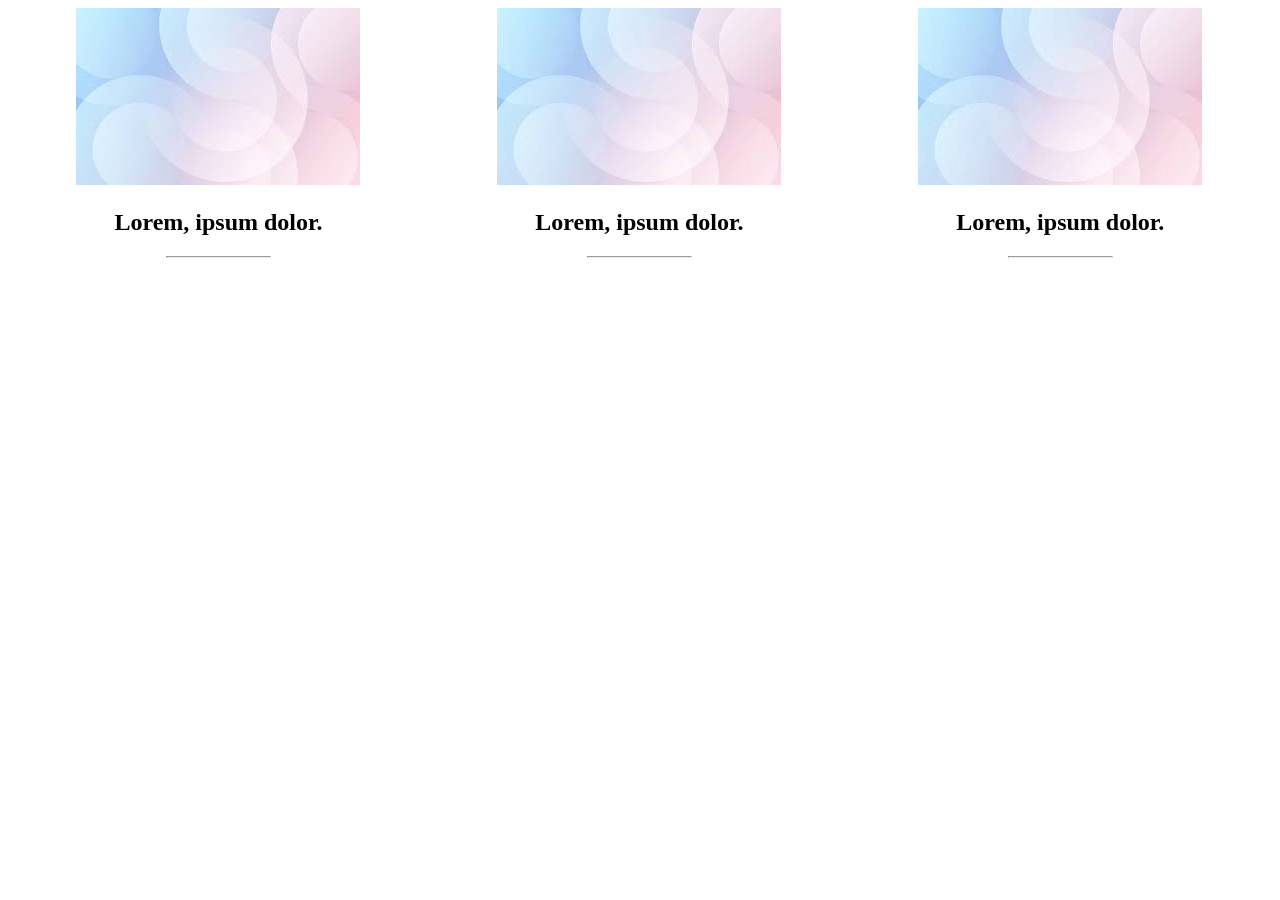
<file: sessions/session 2/index.html>
<!DOCTYPE html>
<html lang="en">

<head>
    <meta charset="UTF-8">
    <meta name="viewport" content="width=device-width, initial-scale=1.0">
    <link rel="stylesheet" href="style.css">
    <title>Document</title>
</head>

<body>
    <div class="parent">

        <div class="child">
            <img src="Untitled.jpeg" alt="nothing">
            <h2>Lorem, ipsum dolor.</h2>
            <hr>
        </div>

        <div class="child">
            <img src="Untitled.jpeg" alt="nothing">
            <h2>Lorem, ipsum dolor.</h2>
            <hr>
        </div>

        <div class="child">
            <img src="Untitled.jpeg" alt="nothing">
            <h2>Lorem, ipsum dolor.</h2>
            <hr>
        </div>
        <div class="clr"></div>
    </div>
</body>

</html>
</file>
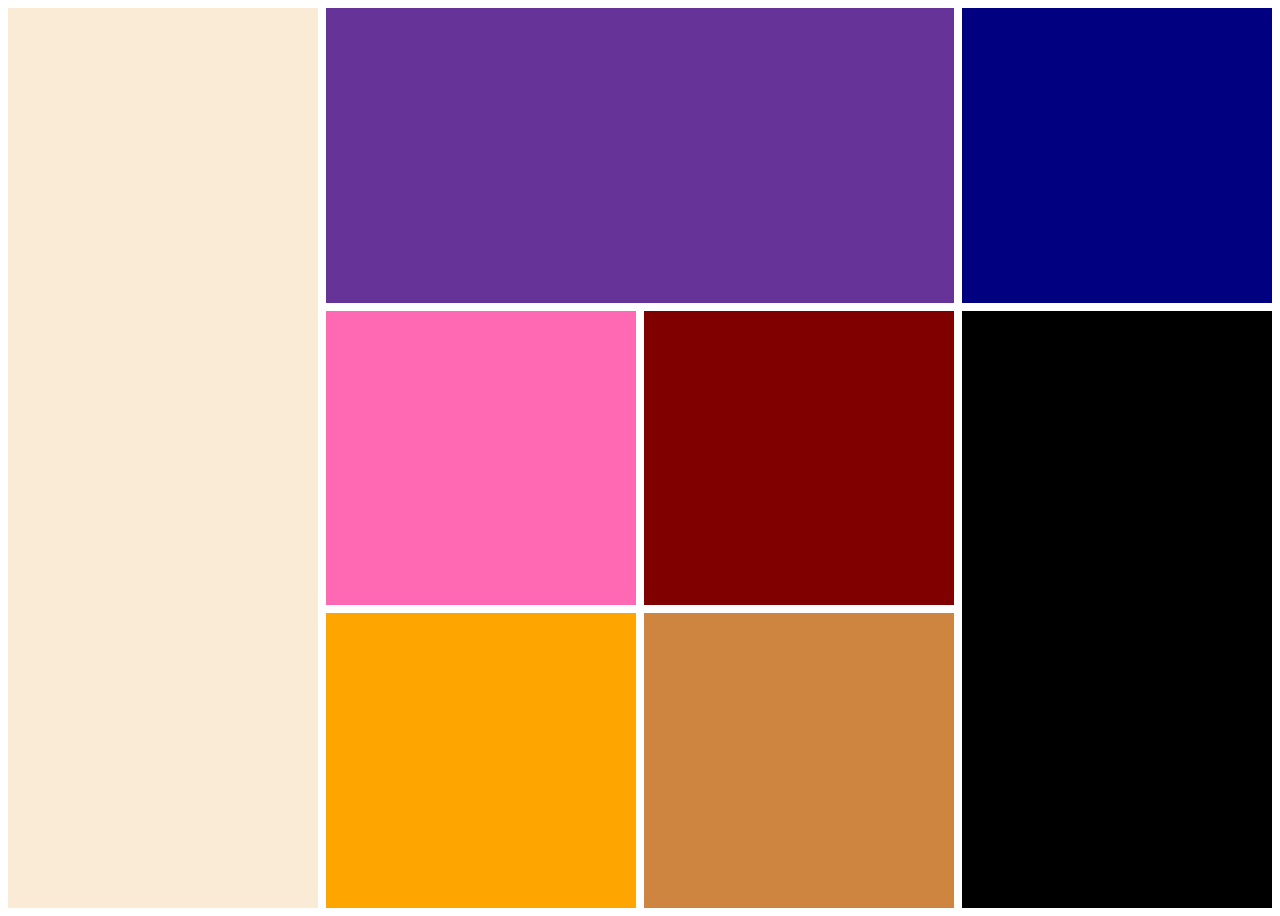
<file: sessions/session 5/index.html>
<!DOCTYPE html>
<html lang="en">

<head>
    <meta charset="UTF-8">
    <meta name="viewport" content="width=device-width, initial-scale=1.0">
    <link rel="stylesheet" href="style.css">
    <title>Document</title>
</head>

<body>

     <div class="parent">
        <div class="div1" style="background-color: antiquewhite;"> </div>
        <div class="div2" style="background-color: rebeccapurple;"> </div>
        <div class="div3" style="background-color: black;"> </div>
        <div class="div4" style="background-color: navy;"> </div>
        <div class="div5" style="background-color: hotpink;"> </div>
        <div class="div6" style="background-color: maroon;"> </div>
        <div class="div7" style="background-color: orange;"> </div>
        <div class="div8" style="background-color: peru;"> </div>
    </div>


</body>

</html>
</file>
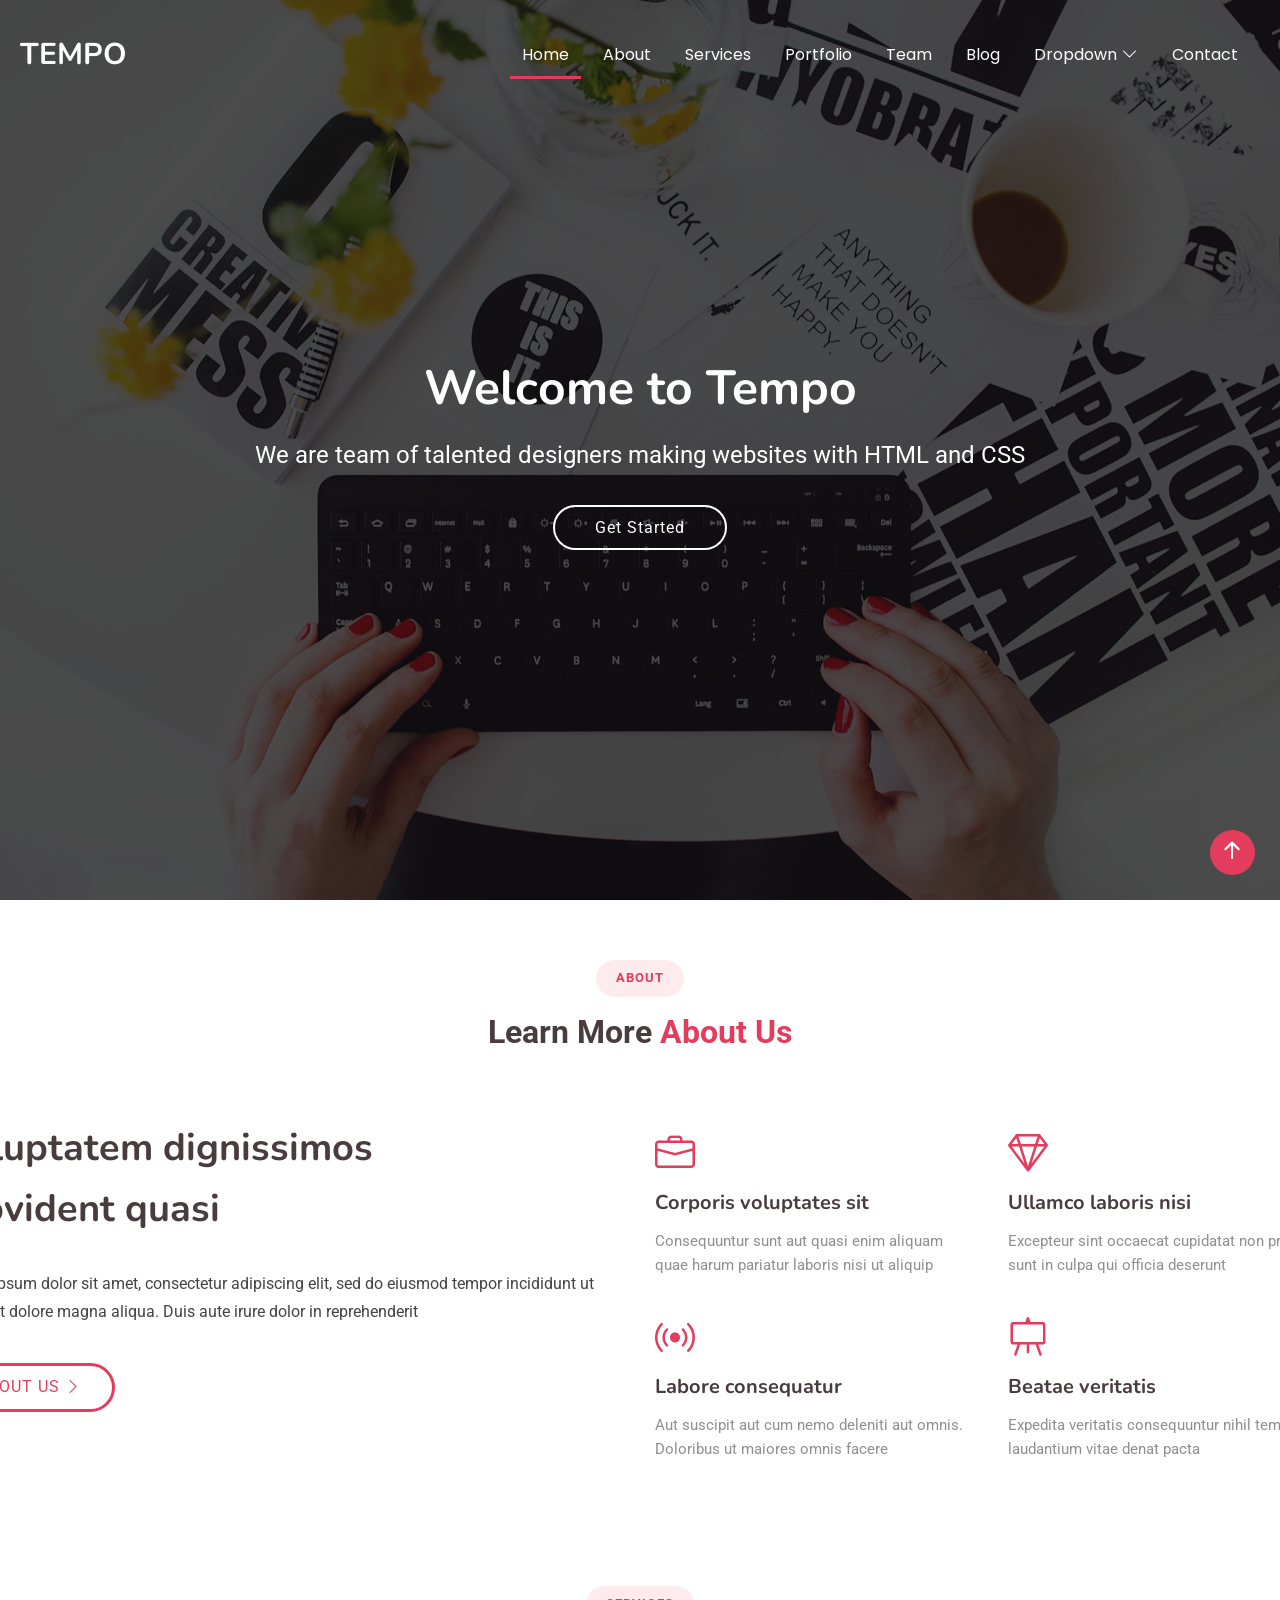
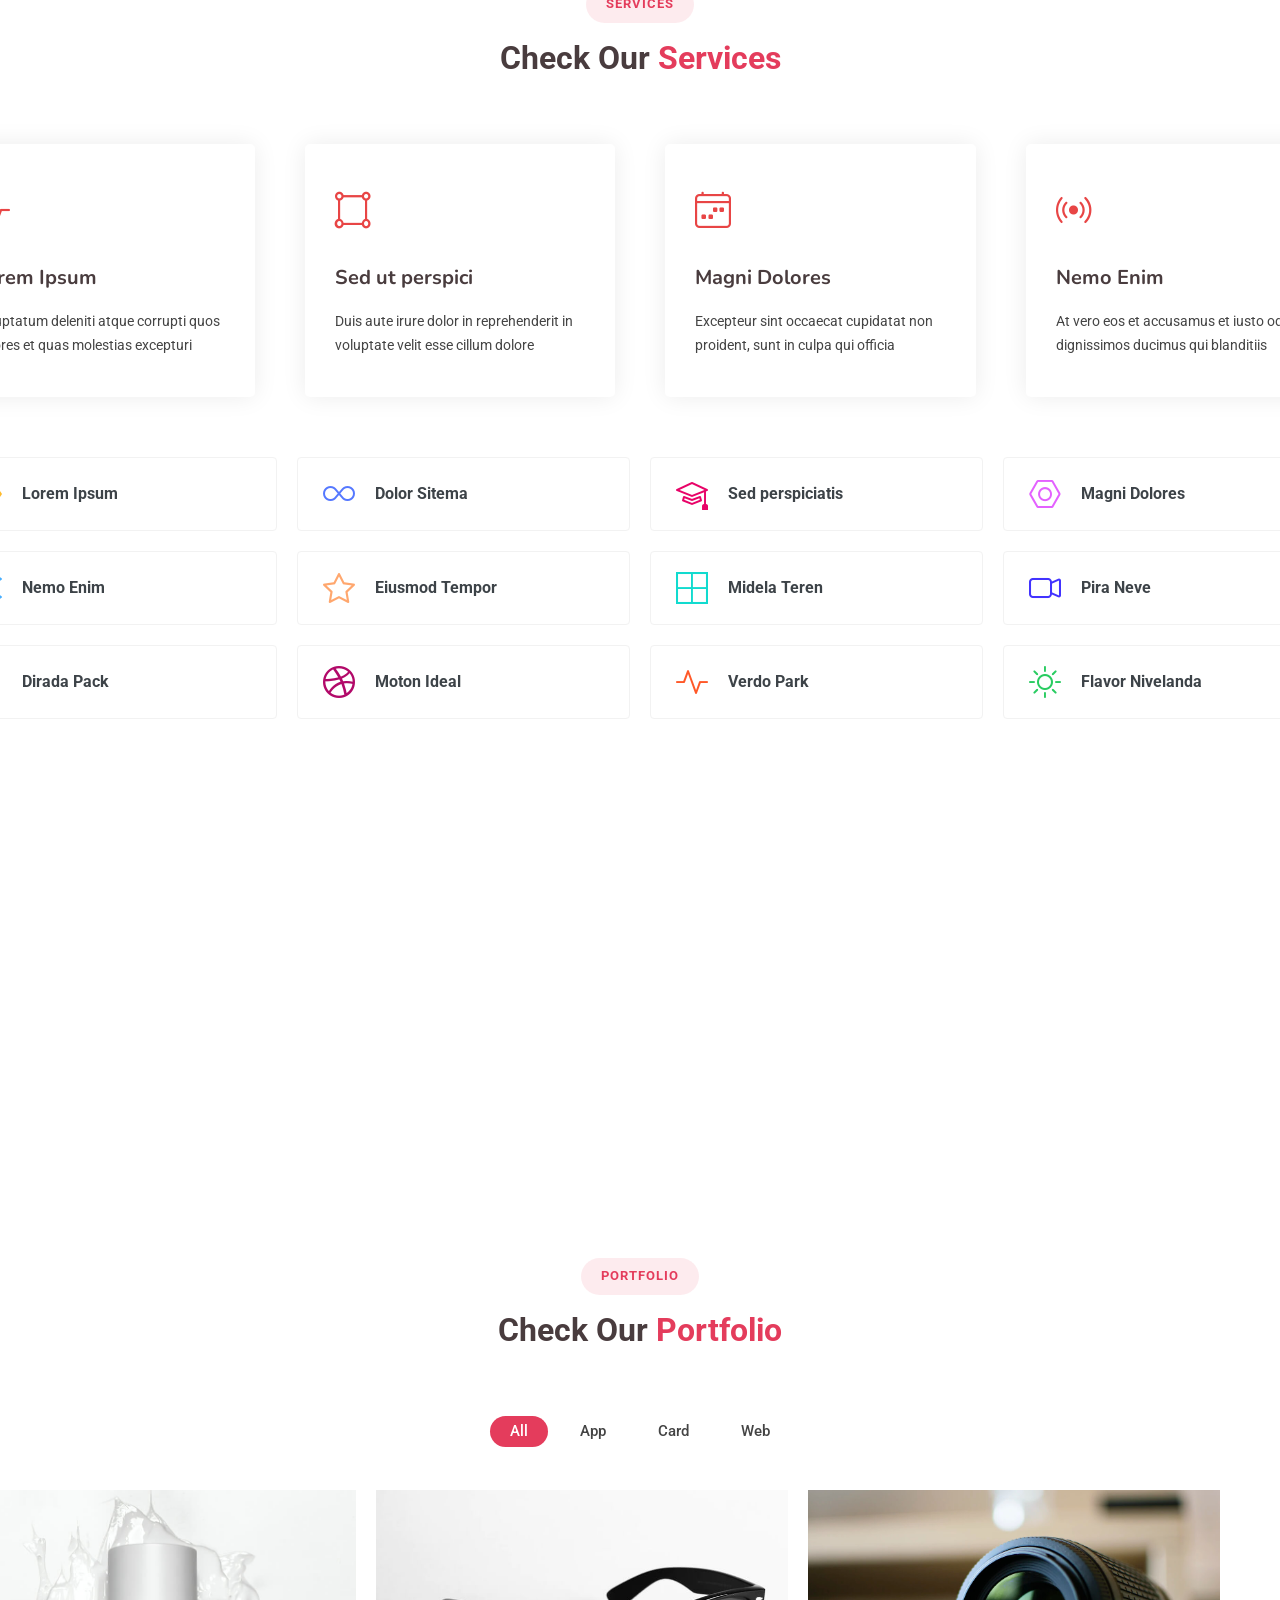
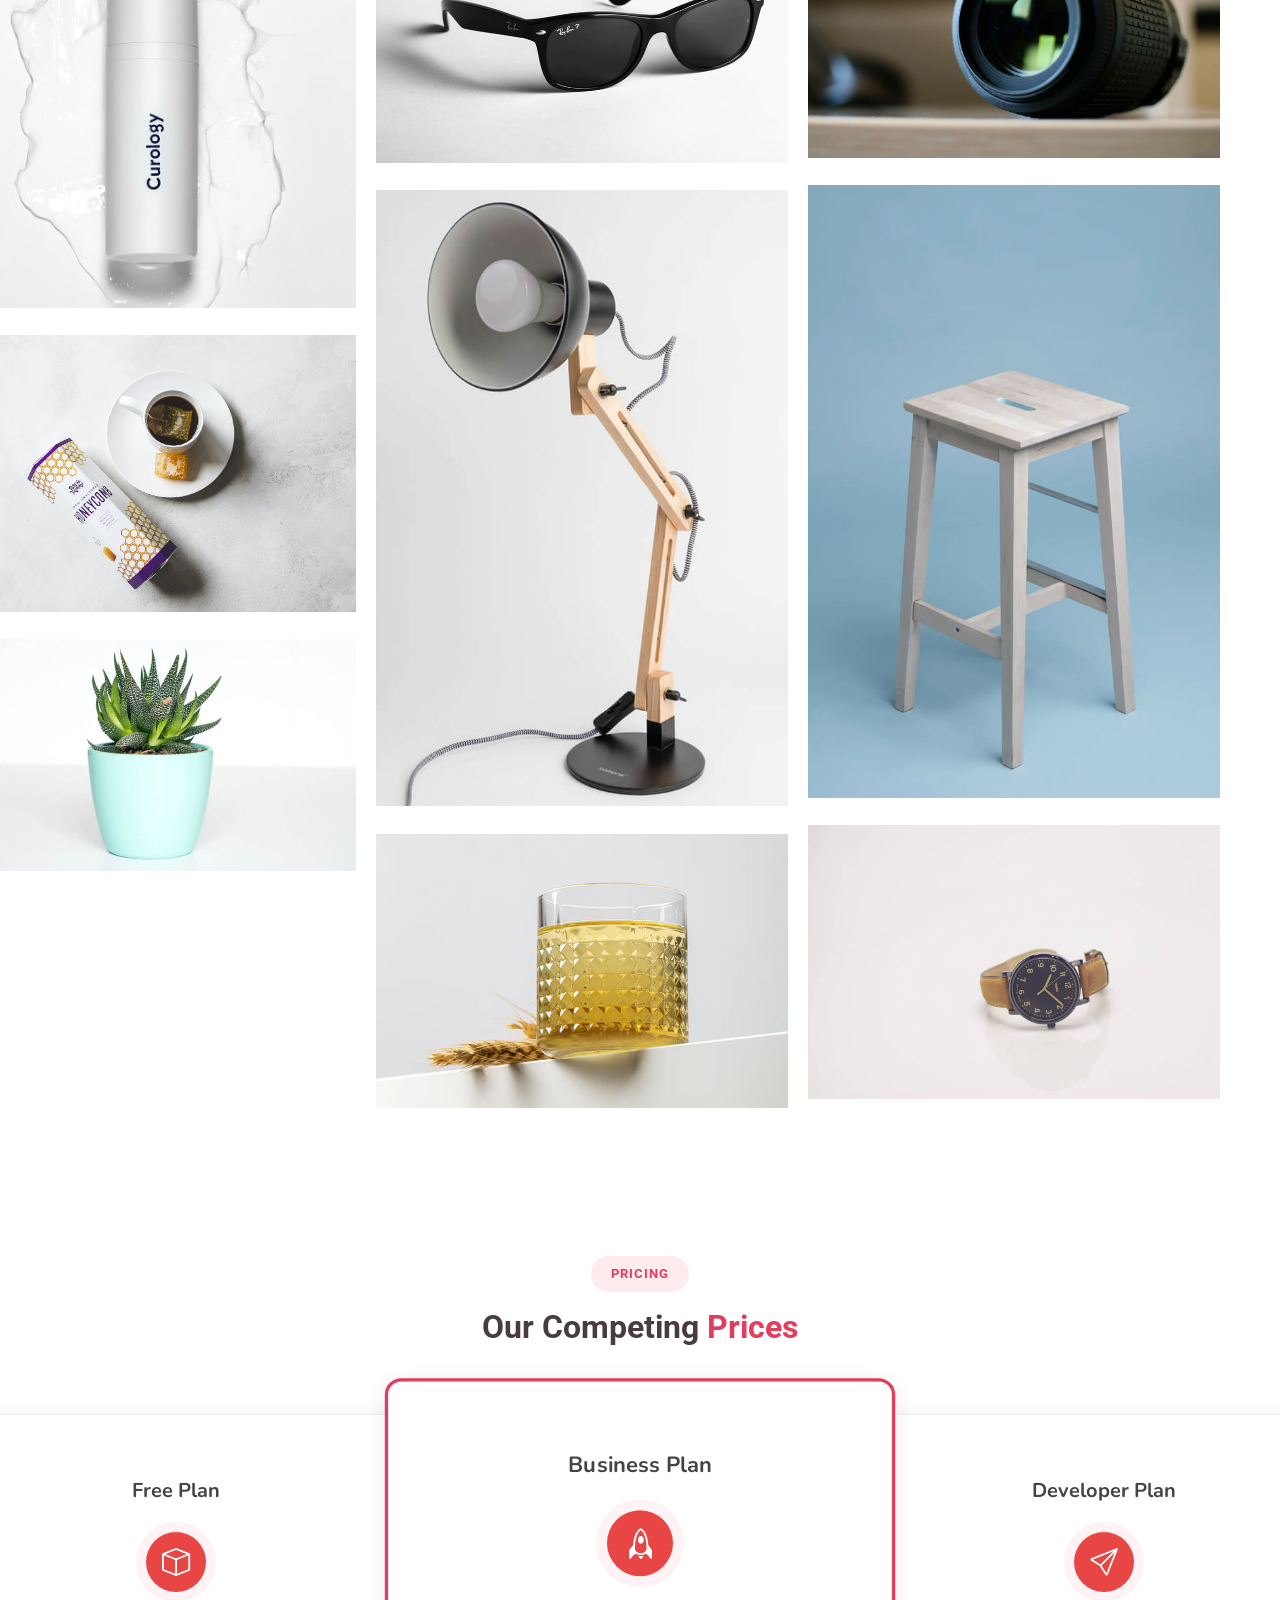
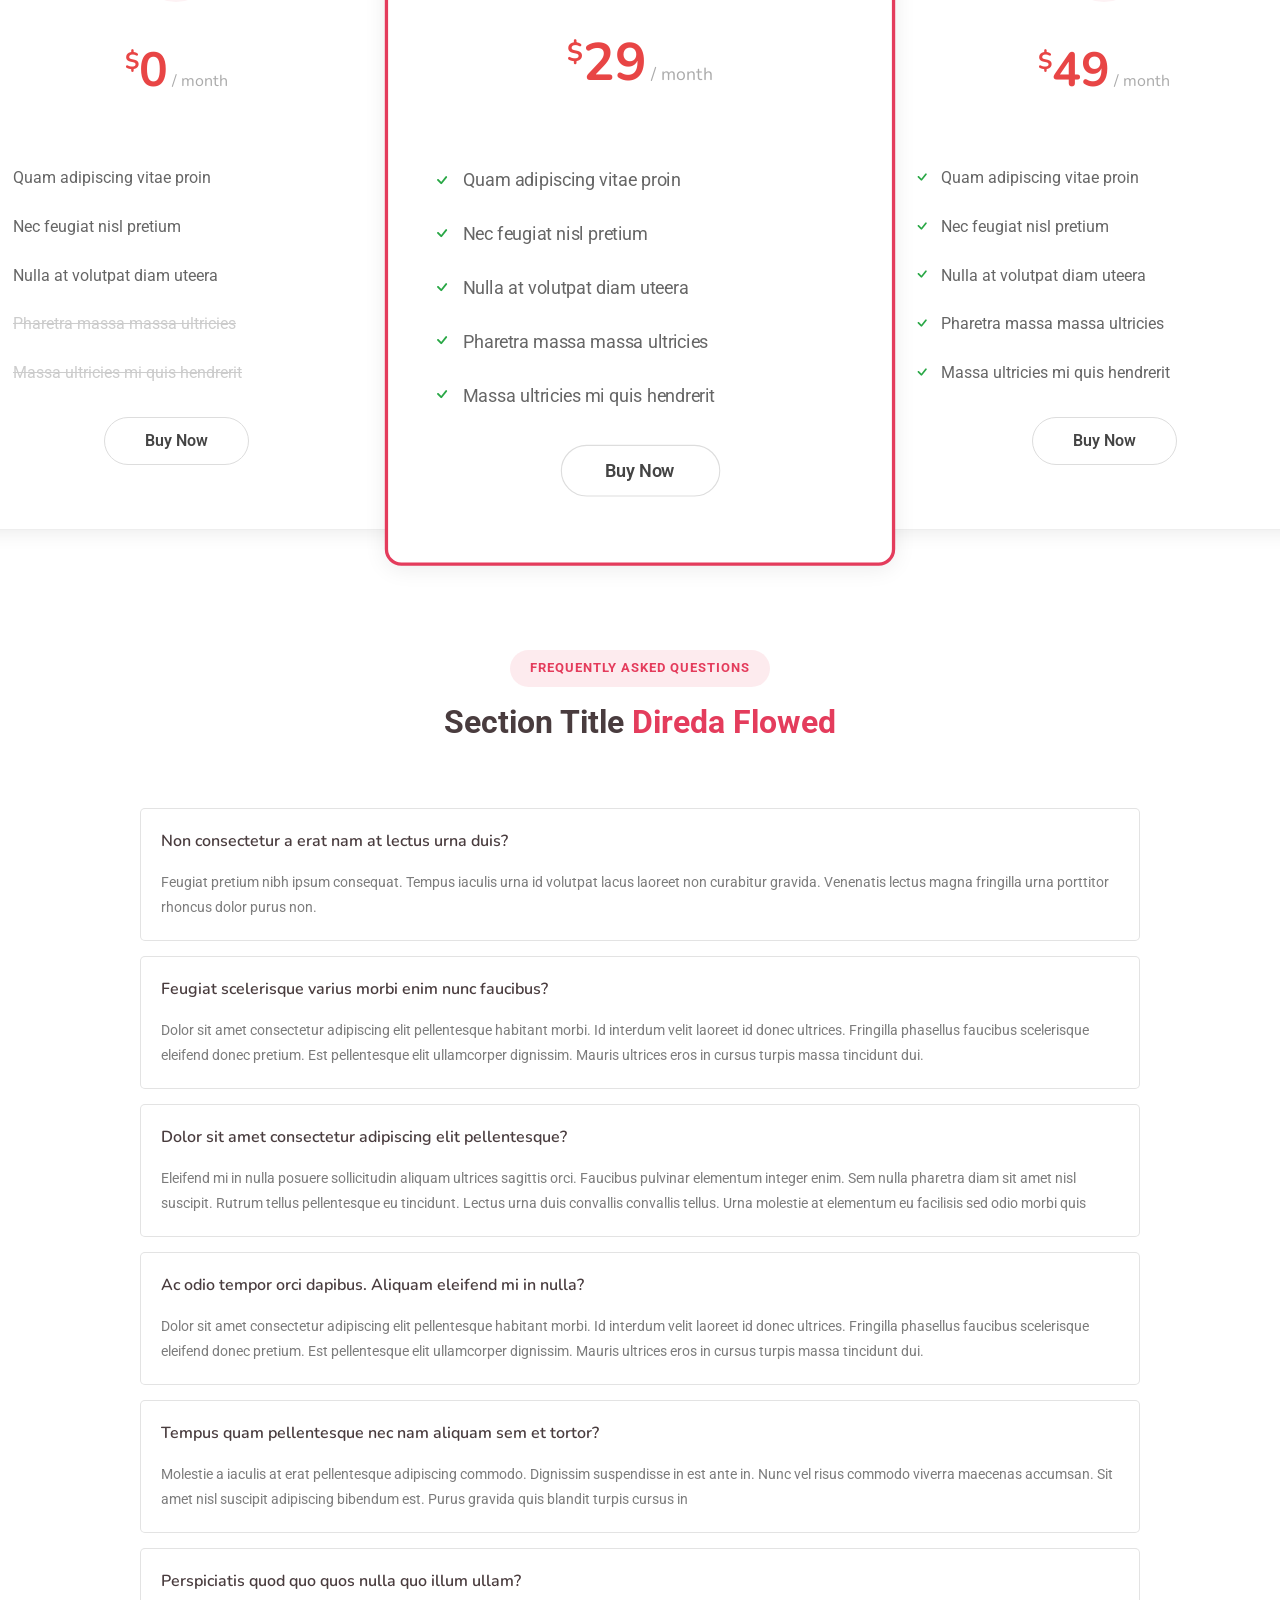
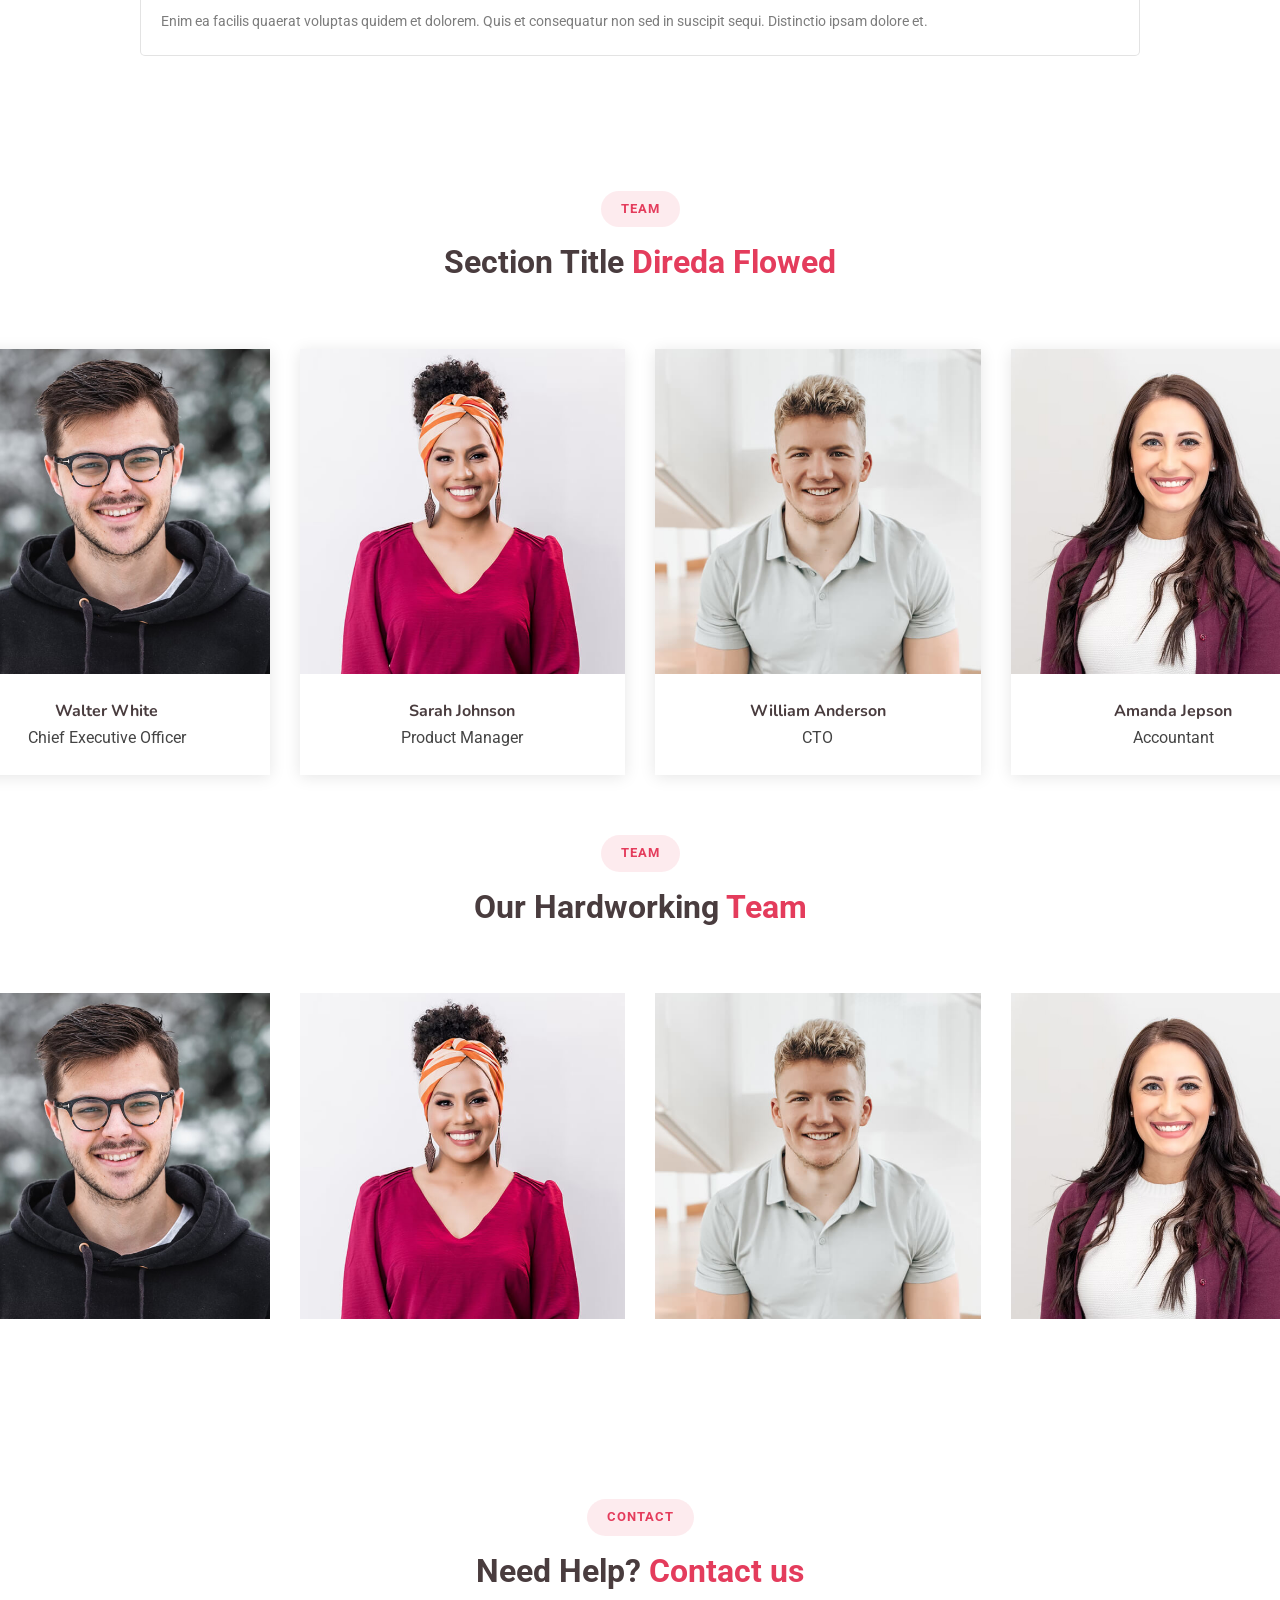
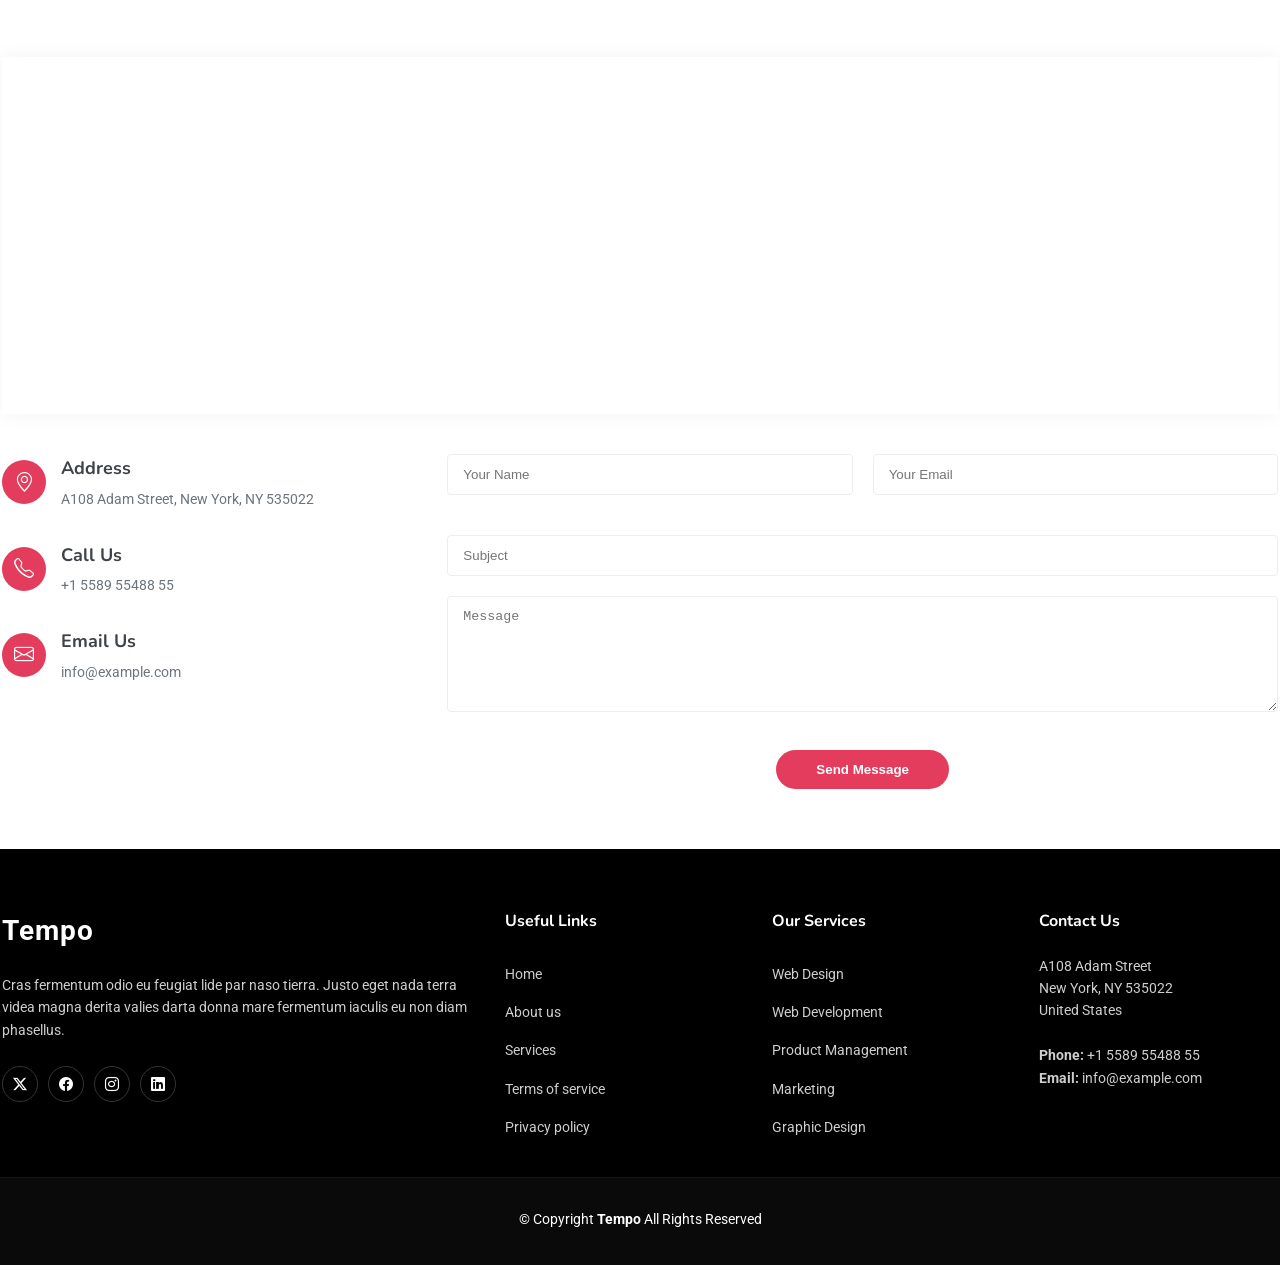
<file: sessions/session 5/Task 3/index.html>
<!DOCTYPE html>
<html lang="en">

<head>
  <meta charset="utf-8">
  <meta content="width=device-width, initial-scale=1.0" name="viewport">
  <title>Tempo - Professional Services</title>
  <meta name="description" content="Tempo is a professional services website built with pure HTML and CSS">
  <meta name="keywords" content="">

  <link href="images/favicon.png" rel="icon">
  <link href="images/apple-touch-icon.png" rel="apple-touch-icon">
  <link rel="stylesheet" href="https://cdn.jsdelivr.net/npm/bootstrap-icons@1.11.3/font/bootstrap-icons.min.css">
  <link href="https://fonts.googleapis.com" rel="preconnect">
  <link href="https://fonts.gstatic.com" rel="preconnect" crossorigin="">
  <link
    href="https://fonts.googleapis.com/css2?family=Roboto:ital,wght@0,100;0,300;0,400;0,500;0,700;0,900;1,100;1,300;1,400;1,500;1,700;1,900&family=Poppins:ital,wght@0,100;0,200;0,300;0,400;0,500;0,600;0,700;0,800;0,900;1,100;1,200;1,300;1,400;1,500;1,600;1,700;1,800;1,900&family=Nunito:ital,wght@0,200;0,300;0,400;0,500;0,600;0,700;0,800;0,900;1,200;1,300;1,400;1,500;1,600;1,700;1,800;1,900&display=swap"
    rel="stylesheet">

  <link rel="stylesheet" href="https://cdn.jsdelivr.net/npm/bootstrap-icons@1.11.3/font/bootstrap-icons.min.css">

  <link href="css/styles.css" rel="stylesheet">
</head>

<body>

  <a href="#" id="scroll-top" class="scroll-top d-flex align-items-center justify-content-center active">
    <i class="bi bi-arrow-up-short"></i>
  </a>

  <!-- Header & nav Section -->
  <header id="header" class="header">
    <div class="header-container">
      <a href="index.html" class="logo">
        <h1>Tempo</h1>
      </a>

      <nav class="navmenu">
        <ul>
          <li><a href="#hero" class="active">Home</a></li>
          <li><a href="#about">About</a></li>
          <li><a href="#services">Services</a></li>
          <li><a href="#portfolio">Portfolio</a></li>
          <li><a href="#team">Team</a></li>
          <li><a href="#">Blog</a></li>
          <li class="dropdown-parent">
            <a href="#">Dropdown <i class="bi bi-chevron-down" style="padding-left: 5px;"></i></a>
            <ul class="dropdown-menu">
              <li><a href="#">Dropdown 1</a></li>
              <li class="dropdown-parent">
                <a href="#">Deep Dropdown <i class="bi bi-chevron-down"></i></a>
                <ul class="dropdown-menu">
                  <li><a href="#">Deep Dropdown 1</a></li>
                  <li><a href="#">Deep Dropdown 2</a></li>
                  <li><a href="#">Deep Dropdown 3</a></li>
                  <li><a href="#">Deep Dropdown 4</a></li>
                  <li><a href="#">Deep Dropdown 5</a></li>
                </ul>
              </li>
              <li><a href="#">Dropdown 2</a></li>
              <li><a href="#">Dropdown 3</a></li>
              <li><a href="#">Dropdown 4</a></li>
            </ul>
          </li>
          <li><a href="#contact">Contact</a></li>
        </ul>
      </nav>
    </div>
  </header>

  <main class="main">

    <!-- Hero Section -->
    <section id="hero" class="hero dark-background">
      <img src="images/hero-bg.jpg" alt="Hero Background">
      <div class="hero-overlay"></div>
      <div class="container">
        <div class="hero-content">
          <h2>Welcome to Tempo</h2>
          <p>We are team of talented designers making websites with HTML and CSS</p>
          <a href="#about" class="btn btn-primary">Get Started</a>
        </div>
      </div>
    </section>

    <!-- About Section -->
    <section id="about" class="about section">
      <div class="container">
        <div class="section-title">
          <h2>About</h2>
          <p><span>Learn More</span> <span class="accent">About Us</span></p>
        </div>

        <div class="about-content">
          <div class="about-text">
            <h3>Voluptatem dignissimos <br> provident quasi</h3>
            <p>
              Lorem ipsum dolor sit amet, consectetur adipiscing elit, sed do eiusmod tempor incididunt ut labore et
              dolore magna aliqua. Duis aute irure dolor in reprehenderit
            </p>
            <a href="#" class="btn btn-outline">ABOUT US <i class="bi bi-chevron-right"
                style="padding-left: 5px;"></i></a>
          </div>

          <div class="about-boxes">
            <div class="icon-box">
              <i class="bi bi-briefcase icon"></i>
              <h4>Corporis voluptates sit</h4>
              <p>Consequuntur sunt aut quasi enim aliquam quae harum pariatur laboris nisi ut aliquip</p>
            </div>

            <div class="icon-box">
              <i class="bi bi-gem icon"></i>
              <h4>Ullamco laboris nisi</h4>
              <p>Excepteur sint occaecat cupidatat non proident, sunt in culpa qui officia deserunt</p>
            </div>

            <div class="icon-box">
              <i class="bi bi-broadcast icon"></i>
              <h4>Labore consequatur</h4>
              <p>Aut suscipit aut cum nemo deleniti aut omnis. Doloribus ut maiores omnis facere</p>
            </div>

            <div class="icon-box">
              <i class="bi bi-easel icon"></i>
              <h4>Beatae veritatis</h4>
              <p>Expedita veritatis consequuntur nihil tempore laudantium vitae denat pacta</p>
            </div>
          </div>
        </div>
      </div>
    </section>


    <!-- Services Section -->
    <section id="services" class="services section">
      <div class="container">
        <div class="section-title">
          <h2>SERVICES</h2>
          <p><span>Check Our</span> <span class="accent">Services</span></p>
        </div>

        <div class="services-grid">
          <div class="service-item">
            <div class="service-icon"><i class="bi bi-activity"></i></div>
            <h4>Lorem Ipsum</h4>
            <p>Voluptatum deleniti atque corrupti quos dolores et quas molestias excepturi</p>
          </div>

          <div class="service-item">
            <div class="service-icon"><i class="bi bi-bounding-box-circles"></i></div>
            <h4>Sed ut perspici</h4>
            <p>Duis aute irure dolor in reprehenderit in voluptate velit esse cillum dolore</p>
          </div>

          <div class="service-item">
            <div class="service-icon"><i class="bi bi-calendar4-week"></i></div>
            <h4>Magni Dolores</h4>
            <p>Excepteur sint occaecat cupidatat non proident, sunt in culpa qui officia</p>
          </div>

          <div class="service-item">
            <div class="service-icon"><i class="bi bi-broadcast"></i></div>
            <h4>Nemo Enim</h4>
            <p>At vero eos et accusamus et iusto odio dignissimos ducimus qui blanditiis</p>
          </div>
        </div>

        <div class="services-list-grid" style="margin-top: 60px;">
          <div class="list-item"><i class="bi bi-eye" style="color: #ffbb2c;"></i> <span>Lorem Ipsum</span></div>
          <div class="list-item"><i class="bi bi-infinity" style="color: #5578ff;"></i> <span>Dolor Sitema</span></div>
          <div class="list-item"><i class="bi bi-mortarboard" style="color: #e80368;"></i> <span>Sed perspiciatis</span>
          </div>
          <div class="list-item"><i class="bi bi-nut" style="color: #e361ff;"></i> <span>Magni Dolores</span></div>
          <div class="list-item"><i class="bi bi-shuffle" style="color: #47aeff;"></i> <span>Nemo Enim</span></div>
          <div class="list-item"><i class="bi bi-star" style="color: #ffa76e;"></i> <span>Eiusmod Tempor</span></div>
          <div class="list-item"><i class="bi bi-border-all" style="color: #11dbcf;"></i> <span>Midela Teren</span>
          </div>
          <div class="list-item"><i class="bi bi-camera-video" style="color: #4233ff;"></i> <span>Pira Neve</span></div>
          <div class="list-item"><i class="bi bi-command" style="color: #b2904f;"></i> <span>Dirada Pack</span></div>
          <div class="list-item"><i class="bi bi-dribbble" style="color: #b20969;"></i> <span>Moton Ideal</span></div>
          <div class="list-item"><i class="bi bi-activity" style="color: #ff5828;"></i> <span>Verdo Park</span></div>
          <div class="list-item"><i class="bi bi-brightness-high" style="color: #29cc61;"></i> <span>Flavor
              Nivelanda</span></div>
        </div>
      </div>
    </section>


    <!-- Call To Action Section -->
    <section id="call-to-action" class="call-to-action">
      <div class="container">
        <div class="cta-content">
          <h3>Call To Action</h3>
          <p>Duis aute irure dolor in reprehenderit in voluptate velit esse cillum dolore eu fugiat nulla pariatur.
            Excepteur sint occaecat cupidatat non proident, sunt in culpa qui officia deserunt mollit anim id est
            laborum.</p>
          <a href="#" class="btn btn-cta">Call To Action</a>
        </div>
      </div>
    </section>

    <!-- Portfolio Section -->
    <section id="portfolio" class="portfolio section">
      <div class="container">
        <div class="section-title">
          <h2>Portfolio</h2>
          <p><span>Check Our</span> <span class="accent">Portfolio</span></p>
        </div>

        <ul class="portfolio-filters">
          <li class="filter-active">All</li>
          <li>App</li>
          <li>Card</li>
          <li>Web</li>
        </ul>

        <div class="portfolio-grid">
          <div class="portfolio-item">
            <img src="images/masonry-portfolio-1.jpg" alt="App 1">
            <div class="portfolio-info">
              <h4>App 1</h4>
              <p>Lorem ipsum, dolor sit</p>
            </div>
          </div>

          <div class="portfolio-item">
            <img src="images/masonry-portfolio-2.jpg" alt="Product 1">
            <div class="portfolio-info">
              <h4>Product 1</h4>
              <p>Lorem ipsum, dolor sit</p>
            </div>
          </div>

          <div class="portfolio-item">
            <img src="images/masonry-portfolio-3.jpg" alt="Branding 1">
            <div class="portfolio-info">
              <h4>Branding 1</h4>
              <p>Lorem ipsum, dolor sit</p>
            </div>
          </div>

          <div class="portfolio-item">
            <img src="images/masonry-portfolio-4.jpg" alt="App 2">
            <div class="portfolio-info">
              <h4>App 2</h4>
              <p>Lorem ipsum, dolor sit</p>
            </div>
          </div>

          <div class="portfolio-item">
            <img src="images/masonry-portfolio-5.jpg" alt="Product 2">
            <div class="portfolio-info">
              <h4>Product 2</h4>
              <p>Lorem ipsum, dolor sit</p>
            </div>
          </div>

          <div class="portfolio-item">
            <img src="images/masonry-portfolio-8.jpg" alt="Branding 2">
            <div class="portfolio-info">
              <h4>Branding 2</h4>
              <p>Lorem ipsum, dolor sit</p>
            </div>
          </div>

          <div class="portfolio-item">
            <img src="images/masonry-portfolio-7.jpg" alt="App 3">
            <div class="portfolio-info">
              <h4>App 3</h4>
              <p>Lorem ipsum, dolor sit</p>
            </div>
          </div>

          <div class="portfolio-item">
            <img src="images/masonry-portfolio-6.jpg" alt="Product 3">
            <div class="portfolio-info">
              <h4>Product 3</h4>
              <p>Lorem ipsum, dolor sit</p>
            </div>
          </div>

          <div class="portfolio-item">
            <img src="images/masonry-portfolio-9.jpg" alt="Branding 3">
            <div class="portfolio-info">
              <h4>Branding 3</h4>
              <p>Lorem ipsum, dolor sit</p>
            </div>
          </div>
        </div>
      </div>
    </section>

    <!-- Pricing Section -->
    <section id="pricing" class="pricing section">
      <div class="container">
        <div class="section-title">
          <h2>Pricing</h2>
          <p><span>Our Competing</span> <span class="accent">Prices</span></p>
        </div>

        <div class="pricing-grid">
          <div class="pricing-item">
            <h3>Free Plan</h3>
            <div class="icon-wrapper">
              <i class="bi bi-box"></i>
            </div>
            <h4><sup>$</sup>0<span> / month</span></h4>
            <ul>
              <li><i class="bi bi-check"></i> Quam adipiscing vitae proin</li>
              <li><i class="bi bi-check"></i> Nec feugiat nisl pretium</li>
              <li><i class="bi bi-check"></i> Nulla at volutpat diam uteera</li>
              <li class="disabled"><i class="bi bi-x"></i> Pharetra massa massa ultricies</li>
              <li class="disabled"><i class="bi bi-x"></i> Massa ultricies mi quis hendrerit</li>
            </ul>
            <div class="text-center"><a href="#" class="btn-buy">Buy Now</a></div>
          </div>

          <div class="pricing-item featured">
            <h3>Business Plan</h3>
            <div class="icon-wrapper">
              <i class="bi bi-rocket"></i>
            </div>
            <h4><sup>$</sup>29<span> / month</span></h4>
            <ul>
              <li><i class="bi bi-check"></i> Quam adipiscing vitae proin</li>
              <li><i class="bi bi-check"></i> Nec feugiat nisl pretium</li>
              <li><i class="bi bi-check"></i> Nulla at volutpat diam uteera</li>
              <li><i class="bi bi-check"></i> Pharetra massa massa ultricies</li>
              <li><i class="bi bi-check"></i> Massa ultricies mi quis hendrerit</li>
            </ul>
            <div class="text-center"><a href="#" class="btn-buy">Buy Now</a></div>
          </div>

          <div class="pricing-item">
            <h3>Developer Plan</h3>
            <div class="icon-wrapper">
              <i class="bi bi-send"></i>
            </div>
            <h4><sup>$</sup>49<span> / month</span></h4>
            <ul>
              <li><i class="bi bi-check"></i> Quam adipiscing vitae proin</li>
              <li><i class="bi bi-check"></i> Nec feugiat nisl pretium</li>
              <li><i class="bi bi-check"></i> Nulla at volutpat diam uteera</li>
              <li><i class="bi bi-check"></i> Pharetra massa massa ultricies</li>
              <li><i class="bi bi-check"></i> Massa ultricies mi quis hendrerit</li>
            </ul>
            <div class="text-center"><a href="#" class="btn-buy">Buy Now</a></div>
          </div>
        </div>
      </div>
    </section>

    <!-- FAQ Section -->
    <section id="faq" class="faq section">
      <div class="container">
        <div class="section-title">
          <h2>Frequently Asked Questions</h2>
          <p><span>Section Title</span> <span class="accent">Direda Flowed</span></p>
        </div>

        <div class="faq-content">
          <div class="faq-item">
            <h3>Non consectetur a erat nam at lectus urna duis?</h3>
            <p>Feugiat pretium nibh ipsum consequat. Tempus iaculis urna id volutpat lacus laoreet non curabitur
              gravida. Venenatis lectus magna fringilla urna porttitor rhoncus dolor purus non.</p>
          </div>

          <div class="faq-item">
            <h3>Feugiat scelerisque varius morbi enim nunc faucibus?</h3>
            <p>Dolor sit amet consectetur adipiscing elit pellentesque habitant morbi. Id interdum velit laoreet id
              donec ultrices. Fringilla phasellus faucibus scelerisque eleifend donec pretium. Est pellentesque elit
              ullamcorper dignissim. Mauris ultrices eros in cursus turpis massa tincidunt dui.</p>
          </div>

          <div class="faq-item">
            <h3>Dolor sit amet consectetur adipiscing elit pellentesque?</h3>
            <p>Eleifend mi in nulla posuere sollicitudin aliquam ultrices sagittis orci. Faucibus pulvinar elementum
              integer enim. Sem nulla pharetra diam sit amet nisl suscipit. Rutrum tellus pellentesque eu tincidunt.
              Lectus urna duis convallis convallis tellus. Urna molestie at elementum eu facilisis sed odio morbi quis
            </p>
          </div>

          <div class="faq-item">
            <h3>Ac odio tempor orci dapibus. Aliquam eleifend mi in nulla?</h3>
            <p>Dolor sit amet consectetur adipiscing elit pellentesque habitant morbi. Id interdum velit laoreet id
              donec ultrices. Fringilla phasellus faucibus scelerisque eleifend donec pretium. Est pellentesque elit
              ullamcorper dignissim. Mauris ultrices eros in cursus turpis massa tincidunt dui.</p>
          </div>

          <div class="faq-item">
            <h3>Tempus quam pellentesque nec nam aliquam sem et tortor?</h3>
            <p>Molestie a iaculis at erat pellentesque adipiscing commodo. Dignissim suspendisse in est ante in. Nunc
              vel risus commodo viverra maecenas accumsan. Sit amet nisl suscipit adipiscing bibendum est. Purus gravida
              quis blandit turpis cursus in</p>
          </div>

          <div class="faq-item">
            <h3>Perspiciatis quod quo quos nulla quo illum ullam?</h3>
            <p>Enim ea facilis quaerat voluptas quidem et dolorem. Quis et consequatur non sed in suscipit sequi.
              Distinctio ipsam dolore et.</p>
          </div>
        </div>
      </div>
    </section>

    <!-- Team Section -->
    <section id="team" class="team section">
      <div class="container">
        <div class="section-title">
          <h2>Team</h2>
          <p><span>Section Title</span> <span class="accent">Direda Flowed</span></p>
        </div>

        <div class="team-grid style-1">
          <div class="team-member">
            <div class="member-img">
              <img src="images/team-1.jpg" alt="Walter White">
              <div class="social-overlay">
                <a href="#"><i class="bi bi-twitter-x"></i></a>
                <a href="#"><i class="bi bi-facebook"></i></a>
                <a href="#"><i class="bi bi-instagram"></i></a>
                <a href="#"><i class="bi bi-linkedin"></i></a>
              </div>
            </div>
            <div class="member-info">
              <h4>Walter White</h4>
              <span>Chief Executive Officer</span>
            </div>
          </div>

          <div class="team-member">
            <div class="member-img">
              <img src="images/team-2.jpg" alt="Sarah Johnson">
              <div class="social-overlay">
                <a href="#"><i class="bi bi-twitter-x"></i></a>
                <a href="#"><i class="bi bi-facebook"></i></a>
                <a href="#"><i class="bi bi-instagram"></i></a>
                <a href="#"><i class="bi bi-linkedin"></i></a>
              </div>
            </div>
            <div class="member-info">
              <h4>Sarah Johnson</h4>
              <span>Product Manager</span>
            </div>
          </div>

          <div class="team-member">
            <div class="member-img">
              <img src="images/team-3.jpg" alt="William Anderson">
              <div class="social-overlay">
                <a href="#"><i class="bi bi-twitter-x"></i></a>
                <a href="#"><i class="bi bi-facebook"></i></a>
                <a href="#"><i class="bi bi-instagram"></i></a>
                <a href="#"><i class="bi bi-linkedin"></i></a>
              </div>
            </div>
            <div class="member-info">
              <h4>William Anderson</h4>
              <span>CTO</span>
            </div>
          </div>

          <div class="team-member">
            <div class="member-img">
              <img src="images/team-4.jpg" alt="Amanda Jepson">
              <div class="social-overlay">
                <a href="#"><i class="bi bi-twitter-x"></i></a>
                <a href="#"><i class="bi bi-facebook"></i></a>
                <a href="#"><i class="bi bi-instagram"></i></a>
                <a href="#"><i class="bi bi-linkedin"></i></a>
              </div>
            </div>
            <div class="member-info">
              <h4>Amanda Jepson</h4>
              <span>Accountant</span>
            </div>
          </div>
        </div>

        <div class="section-title">
          <h2>Team</h2>
          <p><span>Our Hardworking</span> <span class="accent">Team</span></p>
        </div>

        <div class="team-grid style-2">
          <div class="team-member">
            <div class="member-img">
              <img src="images/team-1.jpg" alt="Walter White">
              <div class="full-overlay">
                <div class="overlay-content">
                  <h4>Walter White</h4>
                  <span>Chief Executive Officer</span>
                  <div class="social-links">
                    <a href="#"><i class="bi bi-twitter-x"></i></a>
                    <a href="#"><i class="bi bi-facebook"></i></a>
                    <a href="#"><i class="bi bi-instagram"></i></a>
                    <a href="#"><i class="bi bi-linkedin"></i></a>
                  </div>
                </div>
              </div>
            </div>
          </div>

          <div class="team-member">
            <div class="member-img">
              <img src="images/team-2.jpg" alt="Sarah Johnson">
              <div class="full-overlay">
                <div class="overlay-content">
                  <h4>Sarah Johnson</h4>
                  <span>Product Manager</span>
                  <div class="social-links">
                    <a href="#"><i class="bi bi-twitter-x"></i></a>
                    <a href="#"><i class="bi bi-facebook"></i></a>
                    <a href="#"><i class="bi bi-instagram"></i></a>
                    <a href="#"><i class="bi bi-linkedin"></i></a>
                  </div>
                </div>
              </div>
            </div>
          </div>

          <div class="team-member">
            <div class="member-img">
              <img src="images/team-3.jpg" alt="William Anderson">
              <div class="full-overlay">
                <div class="overlay-content">
                  <h4>William Anderson</h4>
                  <span>CTO</span>
                  <div class="social-links">
                    <a href="#"><i class="bi bi-twitter-x"></i></a>
                    <a href="#"><i class="bi bi-facebook"></i></a>
                    <a href="#"><i class="bi bi-instagram"></i></a>
                    <a href="#"><i class="bi bi-linkedin"></i></a>
                  </div>
                </div>
              </div>
            </div>
          </div>

          <div class="team-member">
            <div class="member-img">
              <img src="images/team-4.jpg" alt="Amanda Jepson">
              <div class="full-overlay">
                <div class="overlay-content">
                  <h4>Amanda Jepson</h4>
                  <span>Accountant</span>
                  <div class="social-links">
                    <a href="#"><i class="bi bi-twitter-x"></i></a>
                    <a href="#"><i class="bi bi-facebook"></i></a>
                    <a href="#"><i class="bi bi-instagram"></i></a>
                    <a href="#"><i class="bi bi-linkedin"></i></a>
                  </div>
                </div>
              </div>
            </div>
          </div>
        </div>

      </div>
    </section>

    <!-- Contact Section -->
    <section id="contact" class="contact section">
      <div class="container">
        <div class="section-title">
          <h2>Contact</h2>
          <p><span>Need Help?</span> <span class="accent">Contact us</span></p>
        </div>

        <div class="contact-content">
          <div class="contact-map">
            <iframe style="border:0; width: 100%; height: 350px;"
              src="https://www.google.com/maps/embed?pb=!1m18!1m12!1m3!1d3024.2219901290355!2d-74.00369368400567!3d40.71312937933185!2m3!1f0!2f0!3f0!3m2!1i1024!2i768!4f13.1!3m3!1m2!1s0x89c25a47df06b185%3A0xc88184715dccd7ec!2sNewark%2C%20NJ!5e0!3m2!1sen!2sus!4v1648710323334!5m2!1sen!2sus"
              allowfullscreen="" loading="lazy"></iframe>
          </div>

          <div class="contact-info-form">
            <div class="contact-info">
              <div class="info-item">
                <div class="info-icon"><i class="bi bi-geo-alt"></i></div>
                <div class="info-text">
                  <h3>Address</h3>
                  <p>A108 Adam Street, New York, NY 535022</p>
                </div>
              </div>

              <div class="info-item">
                <div class="info-icon"><i class="bi bi-telephone"></i></div>
                <div class="info-text">
                  <h3>Call Us</h3>
                  <p>+1 5589 55488 55</p>
                </div>
              </div>

              <div class="info-item">
                <div class="info-icon"><i class="bi bi-envelope"></i></div>
                <div class="info-text">
                  <h3>Email Us</h3>
                  <p>info@example.com</p>
                </div>
              </div>
            </div>

            <form action="#" method="post" class="contact-form">
              <div class="form-row">
                <input type="text" name="name" placeholder="Your Name" required>
                <input type="email" name="email" placeholder="Your Email" required>
              </div>

              <input type="text" name="subject" placeholder="Subject" required>
              <textarea name="message" rows="6" placeholder="Message" required></textarea>

              <div class="form-submit">
                <button type="submit">Send Message</button>
              </div>
            </form>
          </div>
        </div>
      </div>
    </section>

  </main>

  <footer id="footer" class="footer">
    <div class="footer-top">
      <div class="container">
        <div class="footer-grid">

          <div class="footer-about">
            <a href="index.html" class="logo">Tempo</a>
            <p>Cras fermentum odio eu feugiat lide par naso tierra. Justo eget nada terra videa magna derita valies
              darta donna mare fermentum iaculis eu non diam phasellus.</p>
            <div class="social-links">
              <a href="#"><i class="bi bi-twitter-x"></i></a>
              <a href="#"><i class="bi bi-facebook"></i></a>
              <a href="#"><i class="bi bi-instagram"></i></a>
              <a href="#"><i class="bi bi-linkedin"></i></a>
            </div>
          </div>

          <div class="footer-links">
            <h4>Useful Links</h4>
            <ul>
              <li><a href="#">Home</a></li>
              <li><a href="#">About us</a></li>
              <li><a href="#">Services</a></li>
              <li><a href="#">Terms of service</a></li>
              <li><a href="#">Privacy policy</a></li>
            </ul>
          </div>

          <div class="footer-links">
            <h4>Our Services</h4>
            <ul>
              <li><a href="#">Web Design</a></li>
              <li><a href="#">Web Development</a></li>
              <li><a href="#">Product Management</a></li>
              <li><a href="#">Marketing</a></li>
              <li><a href="#">Graphic Design</a></li>
            </ul>
          </div>

          <div class="footer-contact">
            <h4>Contact Us</h4>
            <p>A108 Adam Street <br> New York, NY 535022 <br> United States</p> <br>
            <p class="mt-3"><strong>Phone:</strong> +1 5589 55488 55</p>
            <p><strong>Email:</strong> info@example.com</p>
          </div>

        </div>
      </div>
    </div>

    <div class="footer-bottom">
      <div class="container">
        <p>© Copyright <strong>Tempo</strong> All Rights Reserved</p>
      </div>
    </div>
  </footer>

</body>

</html>
</file>
<file: sessions/session 2/style.css>
* {
    box-sizing: border-box;
}

.parent {
    overflow: hidden;
}

h2 {
    text-align: center;
}

hr {
    align-items: center;
    width: 25%;
}



.child {
    float: left;
    width: 33.3%;
    margin-bottom: 20px;
    text-align: center;
}

/* .clr{
        clear: both;
} */

@media (max-width: 1200px) {
    .child {
        width: 50%;
    }
}


@media (max-width: 768px) {
    .child {
        width: 100%;
    }
}
</file>
<file: sessions/session 5/style.css>
.parent {
    display: grid;
    height: 100vh;
    grid-template-columns: repeat(4, 1fr);
    grid-template-rows: repeat(6, 1fr);
    gap: 8px;
}
    
.div1 {
    grid-row: span 6 / span 6;
}

.div2 {
    grid-column: span 2 / span 2;
    grid-row: span 2 / span 2;
}

.div3 {
    grid-row: span 4 / span 4;
    grid-column-start: 4;
    grid-row-start: 3;
}

.div4 {
    grid-row: span 2 / span 2;
    grid-column-start: 4;
    grid-row-start: 1;
}

.div5 {
    grid-row: span 2 / span 2;
    grid-column-start: 2;
    grid-row-start: 3;
}

.div6 {
    grid-row: span 2 / span 2;
    grid-column-start: 3;
    grid-row-start: 3;
}

.div7 {
    grid-row: span 2 / span 2;
    grid-column-start: 2;
    grid-row-start: 5;
}

.div8 {
    grid-row: span 2 / span 2;
    grid-column-start: 3;
    grid-row-start: 5;
}
</file>
<file: sessions/session 5/Task 3/css/styles.css>
:root {
    --default-font: "Roboto", system-ui, -apple-system, "Segoe UI", Roboto, "Helvetica Neue", Arial, "Noto Sans", "Liberation Sans", sans-serif, "Apple Color Emoji", "Segoe UI Emoji", "Segoe UI Symbol", "Noto Color Emoji";
    --heading-font: "Nunito", sans-serif;
    --nav-font: "Poppins", sans-serif;

    /* Global Colors */
    --background-color: #ffffff;
    --default-color: #444444;
    --heading-color: #493c3e;
    --accent-color: #e43c5c;
    --surface-color: #ffffff;
    --contrast-color: #ffffff;

    /* Nav Menu Colors */
    --nav-color: #ffffff;
    --nav-hover-color: #e43c5c;
    --nav-mobile-background-color: #ffffff;
    --nav-dropdown-background-color: #ffffff;
    --nav-dropdown-color: #444444;
    --nav-dropdown-hover-color: #e43c5c;
}

.dark-background {
    --background-color: #060606;
    --default-color: #ffffff;
    --heading-color: #ffffff;
    --surface-color: #252525;
    --contrast-color: #ffffff;
}

.light-background {
    --background-color: #f9f9f9;
    --surface-color: #ffffff;
}


:root {
    scroll-behavior: smooth;
}


/* Global Styles */
* {
    margin: 0;
    padding: 0;
    box-sizing: border-box;
}

body {
    color: var(--default-color);
    background-color: var(--background-color);
    font-family: var(--default-font);
    line-height: 1.6;
}

a {
    color: var(--accent-color);
    text-decoration: none;
    transition: 0.3s;
}

a:hover {
    color: #d1334f;
    text-decoration: none;
}

h1,
h2,
h3,
h4,
h5,
h6 {
    color: var(--heading-color);
    font-family: var(--heading-font);
    font-weight: 700;
}

img {
    max-width: 100%;
    height: auto;
}

.container {
    width: 100%;
    max-width: 1200px;
    margin: 0 auto;
    padding: 0 20px;
}

.text-center {
    text-align: center;
}


/* Header & Navigation */
.header {
    --background-color: rgba(255, 255, 255, 0);
    --default-color: #ffffff;
    --heading-color: #ffffff;
    position: absolute;
    top: 0;
    width: 100%;
    z-index: 997;
    padding: 20px 0;
    transition: all 0.5s;
    background-color: var(--background-color);
}

.header.scrolled {
    background-color: rgba(0, 0, 0, 0.8);
    box-shadow: 0px 0 18px rgba(0, 0, 0, 0.1);
}

.header-container {
    display: flex;
    justify-content: space-between;
    align-items: center;
    max-width: 1500px;
    margin: 0 auto;
    padding: 0 20px;
}

.logo h1 {
    font-size: 30px;
    margin: 0;
    font-weight: 700;
    text-transform: uppercase;
    color: var(--heading-color);
    line-height: 1;
}


/* Navigation Menu */
.navmenu {
    padding: 10px;
}

.navmenu ul {
    display: flex;
    list-style: none;
    margin: 0;
    padding: 0;
    align-items: center;
    gap: 10px;
}

.navmenu a {
    color: var(--nav-color);
    font-size: 16px;
    padding: 12px 12px;
    font-family: var(--nav-font);
    font-weight: 400;
    display: flex;
    align-items: center;
    justify-content: space-between;
    white-space: nowrap;
    transition: 0.3s;
    position: relative;
}

.navmenu a:before {
    content: "";
    position: absolute;
    height: 3px;
    bottom: 1px;
    left: 0;
    background-color: var(--nav-hover-color);
    visibility: hidden;
    width: 0px;
    transition: all 0.3s ease-in-out 0s;
}

/* Dropdown Menu */
.dropdown-parent {
    position: relative;
}

.dropdown-menu {
    position: absolute;
    top: 100%;
    left: 0;
    display: flex;
    flex-direction: column;
    background: var(--nav-dropdown-background-color);
    list-style: none;
    min-width: 200px;
    border-radius: 4px;
    box-shadow: 0px 0px 30px rgba(0, 0, 0, 0.1);
    z-index: 99;
    margin-top: 0;
    padding: 10px 0;
    opacity: 0;
    visibility: hidden;
    transition: all 0.3s ease-in-out;
}

.navmenu>ul>li:hover>a:before {
    visibility: visible;
    width: 100%;
}

.navmenu>ul>li>a.active:before {
    visibility: visible;
    width: 100%;
}

.dropdown-parent:hover>.dropdown-menu {
    opacity: 1;
    visibility: visible;
}

.dropdown-menu li {
    display: block;
}

.dropdown-menu a {
    padding: 10px 20px;
    font-size: 15px;
    color: var(--nav-dropdown-color);
}

.dropdown-menu i {
    margin-left: 20px;
}

.dropdown-menu a:hover {
    color: var(--nav-dropdown-hover-color);
}

.dropdown-menu .dropdown-menu {
    top: 0;
    left: -100%;
    margin-top: 0;
}

.dropdown-parent:hover .dropdown-menu .dropdown-menu {
    display: flex;
}

/* Mobile Navigation (disabled for simplicity - menu always shown) */
@media (max-width: 768px) {
    .header-container {
        flex-direction: column;
        gap: 15px;
        align-items: flex-start;
    }

    .navmenu ul {
        flex-wrap: wrap;
        gap: 5px;
    }

    .navmenu a {
        padding: 10px 12px;
        font-size: 14px;
    }

    .dropdown-menu {
        position: static;
        display: flex;
        box-shadow: none;
        background: rgba(0, 0, 0, 0.05);
        margin-left: 10px;
    }

    .dropdown-parent:hover>.dropdown-menu {
        display: flex;
    }
}


/* Sections */
section {
    color: var(--default-color);
    background-color: var(--background-color);
    padding: 60px 0;
    scroll-margin-top: 92px;
    overflow: hidden;
}

@media (max-width: 1199px) {
    section {
        scroll-margin-top: 76px;
    }
}

/* Hero Section */

.hero {
    width: 100%;
    min-height: 100vh;
    position: relative;
    padding: 80px 0;
    display: flex;
    align-items: center;
    justify-content: center;
    margin-top: 0;
}

.hero img {
    position: absolute;
    inset: 0;
    display: block;
    width: 100%;
    height: 100%;
    object-fit: cover;
    z-index: 1;
}

.hero-overlay {
    position: absolute;
    inset: 0;
    background: rgba(0, 0, 0, 0.7);
    z-index: 2;
}

.hero .container {
    position: relative;
    z-index: 3;
}

.hero-content {
    text-align: center;
    max-width: 800px;
    margin: 0 auto;
}

.hero h2 {
    margin: 0;
    font-size: 48px;
    font-weight: 700;
    color: white;
}

.hero p {
    margin: 10px 0 0 0;
    font-size: 24px;
    color: white;
}

@media (max-width: 768px) {
    .hero {
        margin-top: 80px;
        min-height: 60vh;
    }

    .hero h2 {
        font-size: 32px;
    }

    .hero p {
        font-size: 18px;
    }
}


/* Section Titles */
.section-title {
    text-align: center;
    padding-bottom: 60px;
}

.section-title h2 {
    font-size: 13px;
    letter-spacing: 1px;
    font-weight: 700;
    padding: 8px 20px;
    margin: 0;
    background: rgba(228, 60, 92, 0.1);
    color: var(--accent-color);
    display: inline-block;
    text-transform: uppercase;
    border-radius: 50px;
    font-family: var(--default-font);
}

.section-title p {
    color: var(--heading-color);
    margin: 10px 0 0 0;
    font-size: 32px;
    font-weight: 700;
}

.section-title .accent {
    color: var(--accent-color);
}


/* Buttons */
.scroll-top {
    display: flex;
    justify-content: center;
    align-items: center;
    position: fixed;
    right: 25px;
    bottom: 25px;
    z-index: 999;
    background-color: var(--nav-hover-color);
    width: 45px;
    height: 45px;
    border-radius: 50%;
    transition: all 0.4s;
    color: #fff;
    text-decoration: none;
}

.scroll-top i {
    font-size: 35px;
    color: var(--contrast-color);
}

.scroll-top:hover {
    background-color: #ff4466;
}

.btn {
    display: inline-block;
    padding: 8px 40px;
    border-radius: 50px;
    font-weight: 400;
    font-size: 16px;
    letter-spacing: 1px;
    transition: 0.3s;
    border: 2px solid transparent;
    cursor: pointer;
    font-family: var(--default-font);
}

.btn-primary {
    background: transparent;
    color: white;
    border-color: white;
    border: 2px solid white;
    margin-top: 30px;
}

.btn-primary:hover {
    background: var(--accent-color);
    border-color: var(--accent-color);
    color: white;
}

.btn-outline {
    color: var(--accent-color);
    border-color: var(--accent-color);
    border-width: 3px;
    background: transparent;
    padding: 8px 30px 9px 30px;
    display: inline-flex;
    align-items: center;
}

.btn-outline:hover {
    background: var(--accent-color);
    color: white;
}

.btn-secondary {
    color: var(--default-color);
    background: transparent;
    border: 1px solid rgba(68, 68, 68, 0.2);
}

.btn-secondary:hover {
    background-color: var(--accent-color);
    color: white;
    border-color: var(--accent-color);
}

.btn-cta {
    background: transparent;
    color: white;
    border: 2px solid white;
    padding: 12px 40px;
    font-weight: 500;
    font-size: 16px;
    margin: 10px;
}

.btn-cta:hover {
    background: var(--accent-color);
    border-color: var(--accent-color);
    color: white;
}


/*  About Section */
.about-content {
    display: grid;
    grid-template-columns: 1fr 1fr;
    row-gap: 10px;
    column-gap: 20px;
    align-items: start;
    width: 120%;
    margin-left: -10%;
}

.about-text h3 {
    font-weight: 700;
    font-size: 38px;
    margin-bottom: 30px;
}

.about-text p {
    margin-bottom: 36px;
    line-height: 1.8;
}

.about-boxes i {
    color: var(--accent-color);
}

.about-boxes {
    display: grid;
    grid-template-columns: 1fr 1fr;
    gap: 20px;
}

.icon-box {
    padding: 5px;
}

.icon-box .icon {
    font-size: 40px;
    display: block;
}

.icon-box h4 {
    font-size: 20px;
    margin-bottom: 10px;
}

.icon-box p {
    font-size: 15px;
    color: rgba(68, 68, 68, 0.6);
    margin: 0;
}

.icon-box:hover h4 {
    color: var(--accent-color);
}

@media (max-width: 768px) {
    .about-content {
        grid-template-columns: 1fr;
        gap: 30px;
    }

    .about-boxes {
        grid-template-columns: 1fr;
    }

    .about-text h3 {
        font-size: 26px;
    }
}


/* Services Section */
.services-grid {
    display: grid;
    grid-template-columns: repeat(auto-fit, minmax(150px, 1fr));
    gap: 50px;
    width: 120%;
    margin-left: -10%;
}

.service-item {
    background-color: #fff;
    padding: 40px 30px;
    width: 100%;
    border-radius: 5px;
    text-align: left;
    transition: all 0.3s ease-in-out;
    box-shadow: 0px 0 25px 0 rgba(0, 0, 0, 0.08);
    position: relative;
    overflow: hidden;
    z-index: 1;
}


.service-item::before {
    content: "";
    position: absolute;
    background: var(--accent-color);
    left: 0;
    right: 0;
    bottom: 0;
    top: 100%;
    transition: all 0.4s;
    z-index: -1;
}

.service-item:hover::before {
    top: 0;
}

.service-item:hover h4,
.service-item:hover p,
.service-item:hover .service-icon i {
    color: #fff !important;
}

.service-icon i {
    font-size: 36px;
    color: #e84545;
    margin-bottom: 20px;
    display: inline-block;
    transition: 0.3s;
}

.service-item h4 {
    font-weight: 700;
    margin-bottom: 15px;
    font-size: 20px;
    transition: 0.3s;
}

.service-item p {
    font-size: 14px;
    line-height: 24px;
    margin: 0;
    color: #444;
    transition: 0.3s;
}

.services-list-grid {
    display: grid;
    grid-template-columns: repeat(4, 1fr);
    gap: 20px;
    margin-top: 60px;
    width: 120%;
    margin-left: -10%;
}

.list-item {
    background: #fff;
    padding: 20px 25px;
    display: flex;
    align-items: center;
    border-radius: 4px;
    transition: 0.3s;
    border: 1px solid #f2f2f2;
}

.list-item:hover {
    border-color: var(--accent-color);
}

.list-item i {
    font-size: 32px;
    margin-right: 20px;
    line-height: 0;
}

.list-item span {
    font-weight: 700;
    color: #3d4348;
    font-size: 16px;
    transition: 0.3s;
}

.list-item:hover span {
    color: var(--accent-color);
}

@media (max-width: 1199px) {
    .services-list-grid {
        grid-template-columns: repeat(2, 1fr);
        /* 2 columns on tablets */
    }
}

@media (max-width: 768px) {
    .services-list-grid {
        grid-template-columns: 1fr;
        /* 1 column on mobile */
    }
}


/* Features Section */
.features {
    padding-top: 0;
}

.features-grid {
    display: grid;
    grid-template-columns: repeat(auto-fit, minmax(200px, 1fr));
    gap: 20px;
}

.feature-item {
    background-color: var(--surface-color);
    padding: 20px;
    border: 1px solid rgba(68, 68, 68, 0.1);
    border-radius: 5px;
    text-align: center;
    transition: 0.3s;
    display: flex;
    flex-direction: column;
    align-items: center;
}

.feature-item:hover {
    border-color: var(--accent-color);
}

.feature-icon {
    font-size: 32px;
    margin-bottom: 10px;
}

.feature-item h3 {
    margin: 0;
    font-size: 16px;
    font-weight: 700;
}

.feature-item h3 a {
    color: var(--heading-color);
    transition: 0.3s;
}

.feature-item:hover h3 a {
    color: var(--accent-color);
}

@media (max-width: 768px) {
    .features-grid {
        grid-template-columns: repeat(auto-fit, minmax(150px, 1fr));
    }
}


/* Call To Action Section */
.call-to-action {
    padding: 100px 0;
    position: relative;
    background: linear-gradient(rgba(0, 0, 0, 0.6), rgba(0, 0, 0, 0.6)), url('../images/cta-bg.jpg') center center;
    background-size: cover;
    background-attachment: fixed;
    display: flex;
    align-items: center;
    justify-content: center;
}

.cta-content {
    text-align: center;
    position: relative;
    z-index: 3;
}

.cta-content h3 {
    font-size: 28px;
    font-weight: 700;
    color: white;
    margin-bottom: 20px;
}

.cta-content p {
    color: white;
    font-size: 16px;
    margin-bottom: 30px;
    max-width: 800px;
    margin-left: auto;
    margin-right: auto;
    line-height: 1.6;
}

.btn-cta {
    font-weight: 600;
    font-size: 16px;
    letter-spacing: 1px;
    display: inline-block;
    padding: 12px 40px;
    border-radius: 50px;
    transition: 0.5s;
    margin: 10px;
    border: 2px solid #fff;
    color: #fff;
    text-decoration: none;
}

.btn-cta:hover {
    background: var(--accent-color);
    border-color: var(--accent-color);
}

@media (max-width: 1024px) {
    .call-to-action {
        background-attachment: scroll;
    }
}

/* # Portfolio Section */
.portfolio-filters {
    padding: 0;
    margin: 0 auto 35px auto;
    list-style: none;
    text-align: center;
}

.portfolio-filters li {
    cursor: pointer;
    display: inline-block;
    padding: 8px 20px;
    font-size: 15px;
    font-weight: 500;
    line-height: 1;
    color: #444;
    margin: 0 4px 8px 4px;
    transition: 0.3s;
    border-radius: 50px;
}

.portfolio-filters li:hover,
.portfolio-filters li.filter-active {
    background: var(--accent-color);
    color: #fff;
}

.portfolio-grid {

    column-count: 3;
    column-gap: 20px;
    margin-left: -10%;
}

.portfolio-item {
    position: relative;
    overflow: hidden;
    margin-bottom: 20px;
    display: inline-block;
    width: 100%;
}

.portfolio-item img {
    width: 100%;
    height: auto;
    display: block;
    transition: transform 0.3s ease;
}

.portfolio-info {
    position: absolute;
    bottom: -100%;
    left: 0;
    right: 0;
    background: rgba(255, 255, 255, 0.9);
    padding: 15px;
    text-align: center;
    transition: all 0.3s ease-in-out;
    opacity: 0;
}

.portfolio-item:hover .portfolio-info {
    bottom: 0;
    opacity: 1;
}

.portfolio-item:hover img {
    transform: scale(1.1);
}

@media (max-width: 992px) {
    .portfolio-grid {
        column-count: 2;
    }
}

@media (max-width: 600px) {
    .portfolio-grid {
        column-count: 1;
    }
}


/* Pricing Section */
.pricing-grid {
    display: grid;
    grid-template-columns: repeat(auto-fit, minmax(300px, 1fr));
    width: 120%;
    margin-left: -10%;
}

.pricing-item {
    background-color: var(--contrast-color);
    box-shadow: 0 3px 20px rgba(0, 0, 0, 0.08);
    padding: 60px 40px;
    border-radius: 15px;
    text-align: center;
    position: relative;
    transition: 0.3s;
    border: 1px solid #eee;
}

.pricing-item.featured {
    border: 3px solid var(--accent-color);
    transform: scale(1.1);
    z-index: 2;
}

.pricing-item h3 {
    font-weight: 700;
    margin-bottom: 15px;
    font-size: 20px;
    color: #444;
}

.icon-wrapper {
    width: 80px;
    height: 80px;
    background: #fdf2f4;
    /* Light pink background */
    border-radius: 50%;
    display: flex;
    align-items: center;
    justify-content: center;
    margin: 0 auto 30px;
    position: relative;
}

.icon-wrapper i {
    font-size: 28px;
    color: #e84545;
    background: #e84545;
    color: #fff;
    width: 60px;
    height: 60px;
    border-radius: 50%;
    display: flex;
    align-items: center;
    justify-content: center;
}

.pricing-item h4 {
    font-size: 48px;
    color: #e84545;
    font-weight: 700;
    margin-bottom: 25px;
}

.pricing-item h4 sup {
    font-size: 24px;
    top: -15px;
}

.pricing-item h4 span {
    color: #ababab;
    font-size: 16px;
    font-weight: 400;
}

.pricing-item ul {
    list-style: none;
    padding: 20px 0;
    text-align: left;
}

.pricing-item li {
    padding: 10px 0;
    color: #666;
    display: flex;
    align-items: center;
}

.pricing-item li i {
    color: #28a745;
    /* Green for checks */
    font-size: 18px;
    margin-right: 10px;
}

.pricing-item li.disabled {
    color: #ccc;
    text-decoration: line-through;
}

.pricing-item li.disabled i {
    color: #ccc;
}

.btn-buy {
    display: inline-block;
    padding: 10px 40px;
    border-radius: 50px;
    /* Pill shape */
    color: #444;
    border: 1px solid #ddd;
    text-decoration: none;
    font-weight: 600;
    transition: 0.3s;
}

.btn-buy:hover {
    background: #e84545;
    color: #fff;
    border-color: #e84545;
}

@media (max-width: 992px) {
    .pricing-item.featured {
        transform: scale(1);
    }
}


/* FAQ Section */
.faq-content {
    max-width: 1000px;
    margin: 0 auto;
}

.faq-item {
    background-color: var(--surface-color);
    padding: 20px;
    margin-bottom: 15px;
    border: 1px solid rgba(68, 68, 68, 0.15);
    border-radius: 5px;
}

.faq-item h3 {
    font-size: 16px;
    font-weight: 600;
    margin: 0 0 15px 0;
    cursor: pointer;
    transition: 0.3s;
}

.faq-item h3:hover {
    color: var(--accent-color);
}

.faq-item p {
    margin: 0;
    color: rgba(68, 68, 68, 0.7);
    line-height: 1.8;
    font-size: 14px;
}

@media (max-width: 768px) {
    .faq-item {
        padding: 15px;
    }

    .faq-item h3 {
        font-size: 14px;
    }

    .faq-item p {
        font-size: 13px;
    }
}


/* Team Section */
.team-grid {
    display: grid;
    grid-template-columns: repeat(auto-fit, minmax(250px, 1fr));
    gap: 30px;
    margin-bottom: 60px;
    width: 120%;
    margin-left: -10%;
}

.member-img {
    position: relative;
    overflow: hidden;
}

.member-img img {
    width: 100%;
    display: block;
}

.style-1 .team-member {
    background: #fff;
    box-shadow: 0px 2px 15px rgba(0, 0, 0, 0.1);
}

.style-1 .social-overlay {
    position: absolute;
    left: 0;
    bottom: -50px;
    right: 0;
    height: 50px;
    background: rgba(255, 255, 255, 0.9);
    display: flex;
    justify-content: center;
    align-items: center;
    gap: 25px;
    transition: 0.3s;
}

.style-1 .team-member:hover .social-overlay {
    bottom: 0;
}

.style-1 .social-overlay a {
    color: #444;
    font-size: 18px;
    transition: 0.3s;
}

.style-1 .social-overlay a:hover {
    color: var(--accent-color);
}

.style-1 .member-info {
    padding: 25px 15px;
    text-align: center;
}

.style-2 .full-overlay {
    position: absolute;
    inset: 0;
    background: rgba(0, 0, 0, 0.7);
    display: flex;
    justify-content: center;
    align-items: center;
    opacity: 0;
    transition: 0.4s;
}

.style-2 .team-member:hover .full-overlay {
    opacity: 1;
}

.style-2 .overlay-content {
    text-align: center;
    color: #fff;
    transform: translateY(20px);
    transition: 0.4s;
}

.style-2 .team-member:hover .overlay-content {
    transform: translateY(0);
}

.style-2 .overlay-content h4 {
    color: #fff;
    font-size: 18px;
    font-weight: 800;
}

.style-2 .overlay-content span {
    font-size: 14px;
    display: block;
    margin-bottom: 12px;
}

.style-2 .social-links {
    display: flex;
    justify-content: center;
}

.style-2 .social-links a {
    width: 36px;
    height: 36px;
    border-color: transparent;
    color: #fff;
    display: flex;
    align-items: center;
    justify-content: center;
    transition: 0.3s;
}

.style-2 .social-links a:hover {
    border-color: transparent;
}

/* Contact Section */
.contact-content {
    display: flex;
    flex-direction: column;
    gap: 40px;
    width: 110%;
    margin-left: -5%;
}

.contact-map {
    width: 100%;
    box-shadow: 0px 0px 20px rgba(0, 0, 0, 0.05);
}

.contact-info-form {
    display: grid;
    grid-template-columns: 1fr 2fr;
    gap: 30px;
}

.info-item {
    display: flex;
    align-items: center;
    margin-bottom: 30px;
}

.info-icon {
    width: 44px;
    height: 44px;
    background: var(--accent-color);
    color: var(--background-color);
    border-radius: 50%;
    display: flex;
    justify-content: center;
    align-items: center;
    margin-right: 15px;
    font-size: 20px;
}

.info-text h3 {
    font-size: 18px;
    font-weight: 700;
    margin: 0 0 5px 0;
    color: #3d4348;
}

.info-text p {
    margin: 0;
    color: #6c757d;
    font-size: 14px;
}

.contact-form {
    background: var(--background-color);
}

.form-row {
    display: grid;
    grid-template-columns: 1fr 1fr;
    gap: 20px;
    margin-bottom: 20px;
}

.contact-form input,
.contact-form textarea {
    width: 100%;
    padding: 12px 15px;
    border: 1px solid #eee;
    border-radius: 4px;
    margin-bottom: 20px;
}

.contact-form input:focus,
.contact-form textarea:focus {
    border-color: var(--accent-color);
    outline: none;
}

.form-submit {
    text-align: center;
    margin-top: 10px;
}

.form-submit button {
    background: var(--accent-color);
    color: #fff;
    padding: 12px 40px;
    border: 0;
    border-radius: 50px;
    font-weight: 600;
    transition: 0.3s;
}

.form-submit button:hover {
    background: #d1334f;
}

@media (max-width: 992px) {
    .contact-info-form {
        grid-template-columns: 1fr;
    }
}


/* --- Footer --- */
.footer {
    background: #000;
    color: var(--background-color);
    font-size: 14px;
}

.footer-top {
    padding: 60px 0 30px;
}

.footer-grid {
    display: grid;
    grid-template-columns: 2fr 1fr 1fr 1.5fr;
    gap: 30px;
    width: 120%;
    margin-left: -5%;
}

.footer .logo {
    font-size: 28px;
    font-weight: 700;
    color: #fff;
    letter-spacing: 1px;
    text-decoration: none;
    display: block;
    margin-bottom: 20px;
}

.footer p {
    color: #cecece;
    line-height: 1.6;
}

.social-links {
    display: flex;
    gap: 10px;
    margin-top: 25px;
}

.social-links a {
    width: 36px;
    height: 36px;
    border: 1px solid rgba(255, 255, 255, 0.2);
    border-radius: 50%;
    color: #fff;
    display: flex;
    align-items: center;
    justify-content: center;
    transition: 0.3s;
    text-decoration: none;
}

.social-links a:hover {
    color: #e84545;
    border-color: #e84545;
}

.footer-links h4,
.footer-contact h4 {
    font-size: 16px;
    font-weight: 700;
    margin-bottom: 20px;
    color: #fff;
}

.footer-links ul {
    list-style: none;
    padding: 0;
}

.footer-links li {
    padding: 8px 0;
}

.footer-links a {
    color: #cecece;
    text-decoration: none;
    transition: 0.3s;
}

.footer-links a:hover {
    color: #e84545;
}

.footer-bottom {
    background: #0a0a0a;
    padding: 30px 0;
    text-align: center;
    border-top: 1px solid rgba(255, 255, 255, 0.05);
}

.footer-bottom p {
    margin-bottom: 5px;
    color: #fff;
}

.footer-bottom .credits {
    font-size: 13px;
    color: #cecece;
}

.footer-bottom .credits a {
    color: #e84545;
    text-decoration: none;
}

/* Responsive */
@media (max-width: 992px) {
    .footer-grid {
        grid-template-columns: 1fr 1fr;
    }
}

@media (max-width: 575px) {
    .footer-grid {
        grid-template-columns: 1fr;
    }
}


/* Responsive Design */
@media (max-width: 768px) {
    .container {
        padding: 0 15px;
    }

    section {
        padding: 40px 0;
    }

    .section-title {
        padding-bottom: 40px;
    }

    .section-title h2 {
        font-size: 12px;
    }

    .section-title p {
        font-size: 24px;
    }
}

@media (max-width: 480px) {
    .container {
        padding: 0 10px;
    }

    section {
        padding: 30px 0;
    }

    .btn {
        padding: 8px 25px;
        font-size: 12px;
    }

    .section-title p {
        font-size: 20px;
    }

    .hero h2 {
        font-size: 24px;
    }

    .hero p {
        font-size: 16px;
    }
}
</file>
